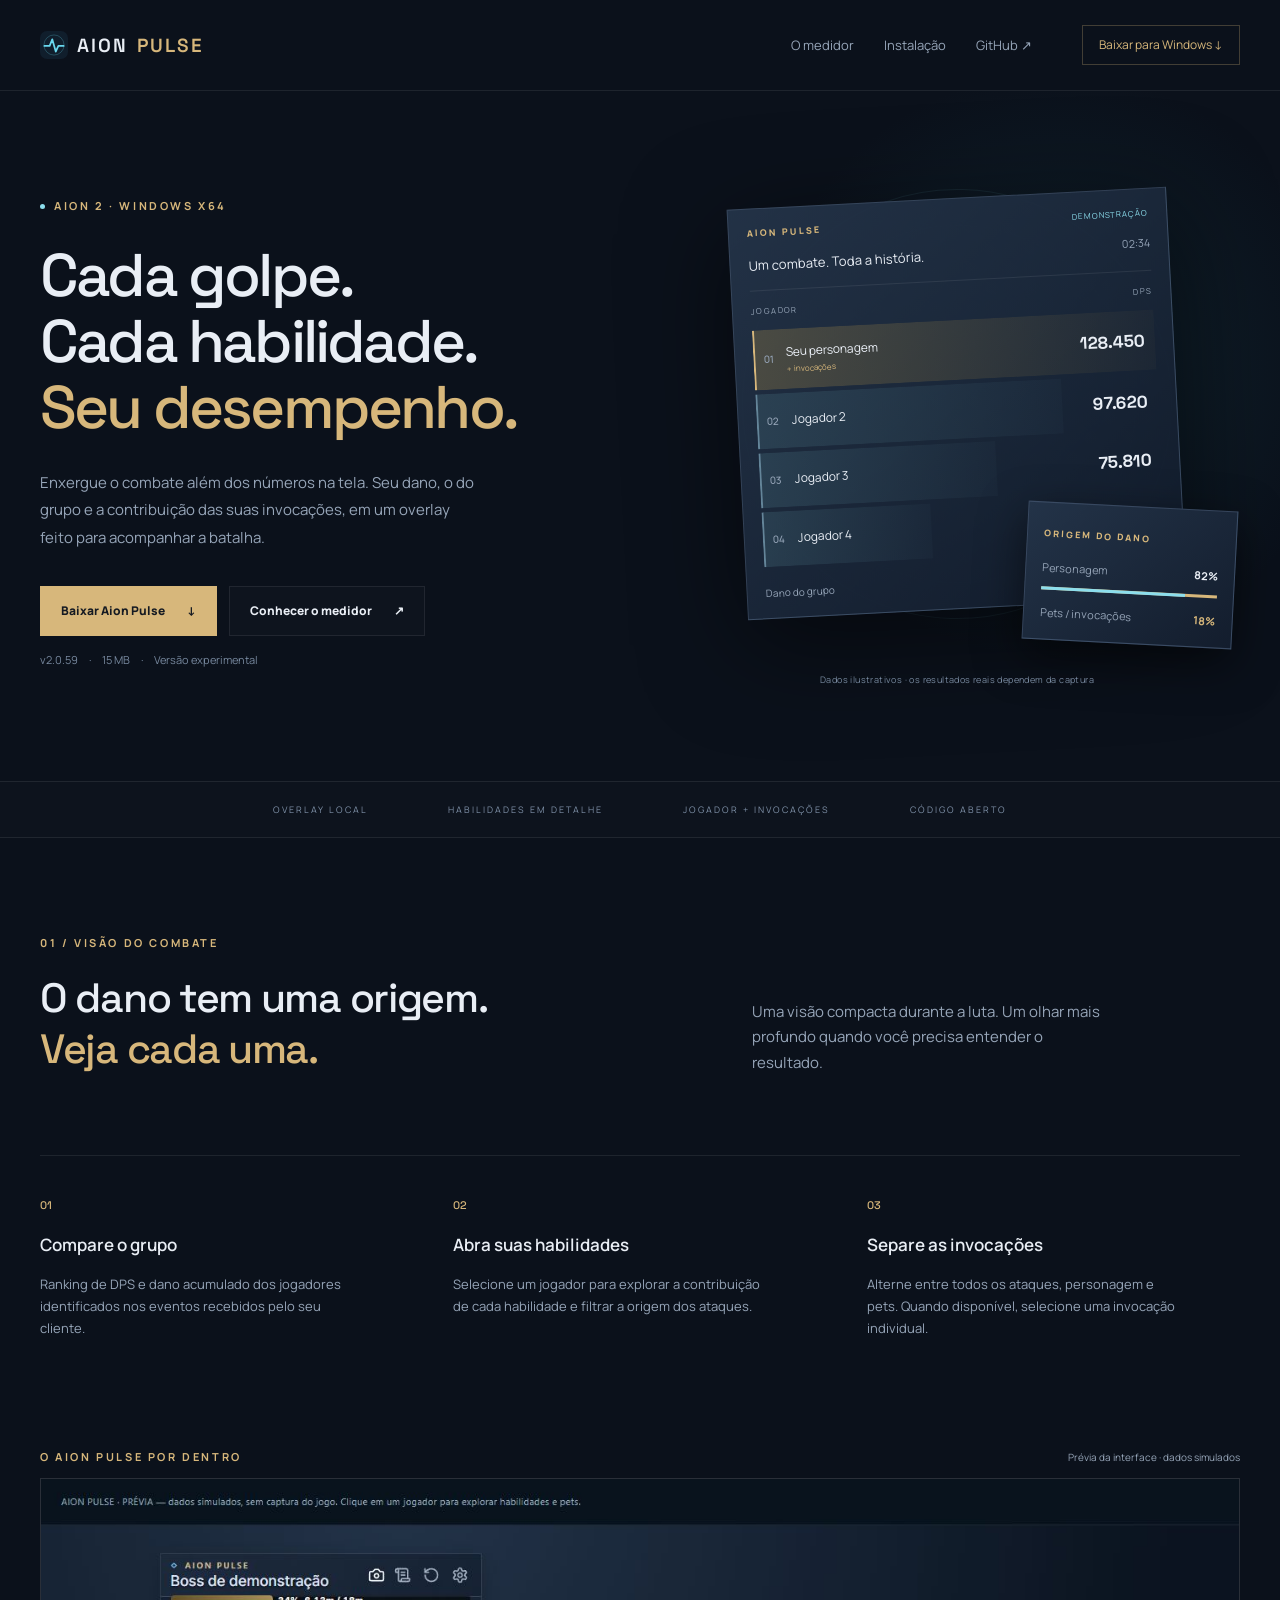
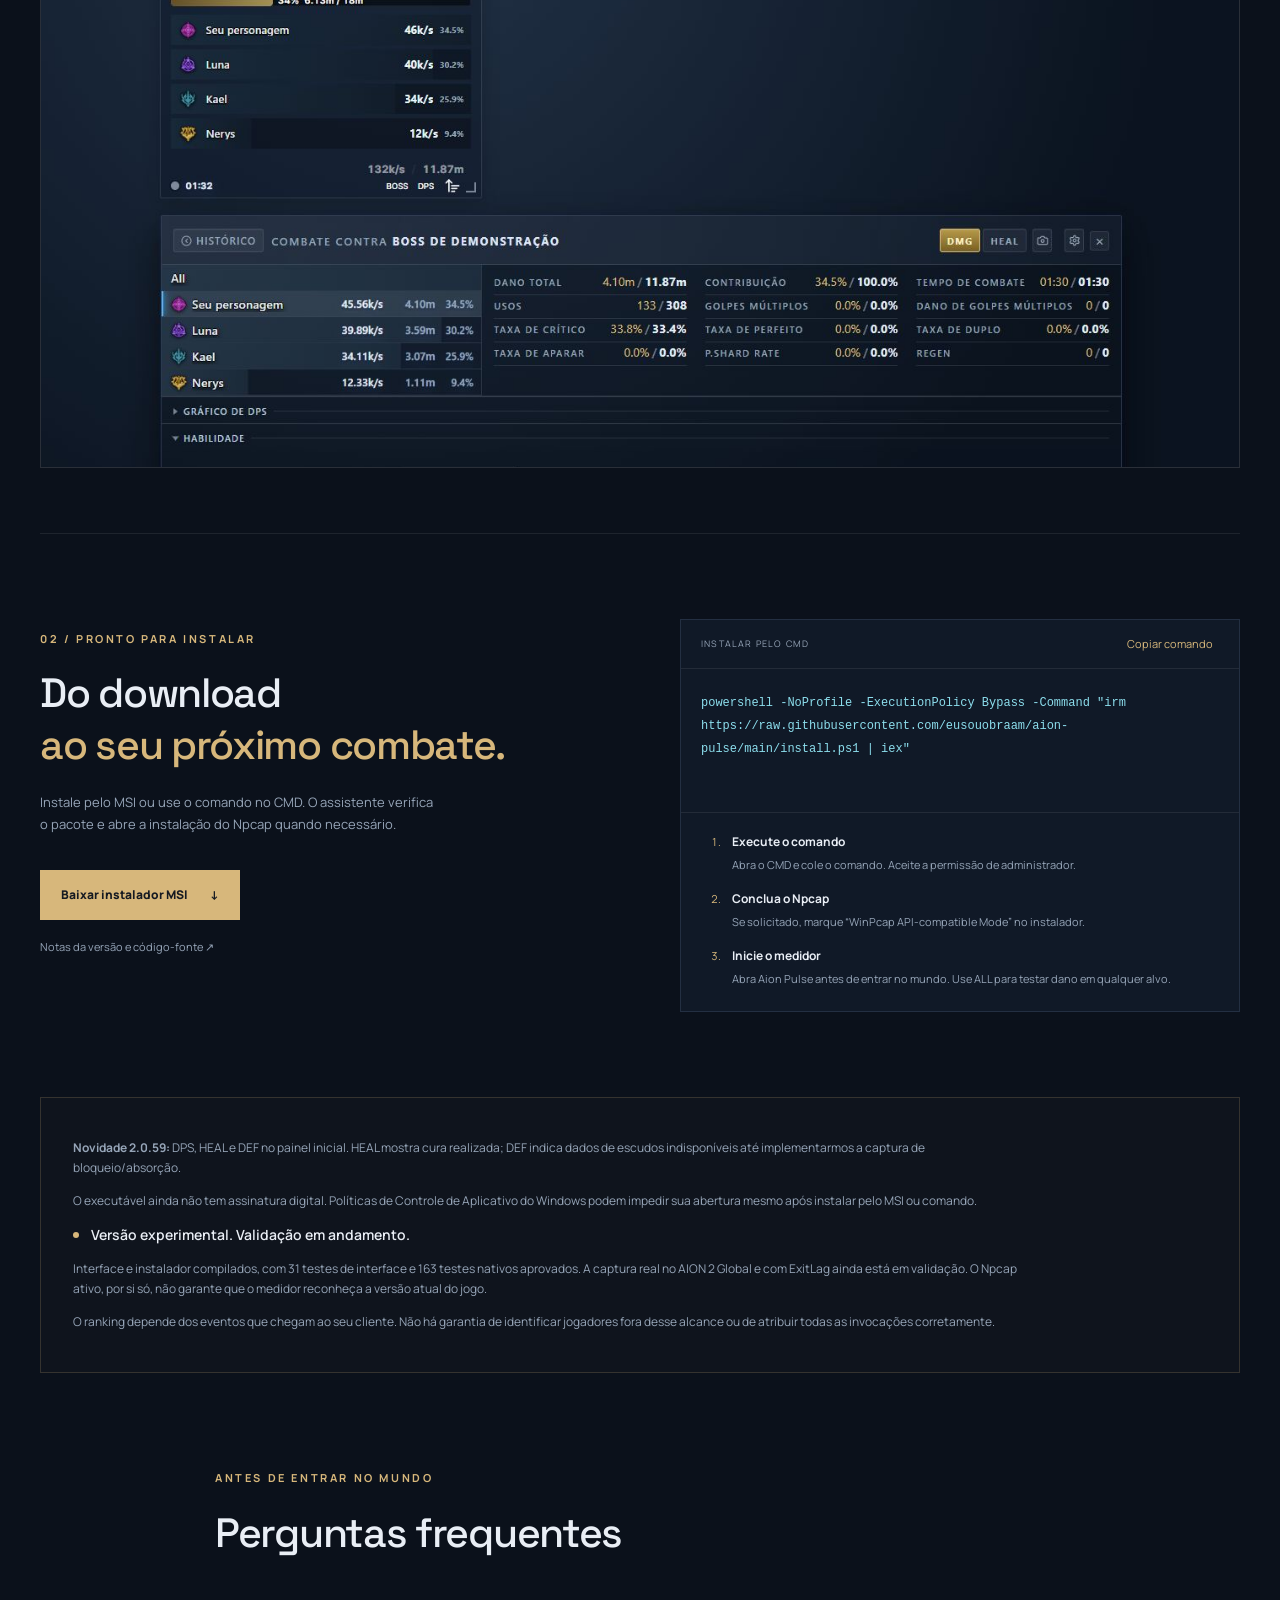
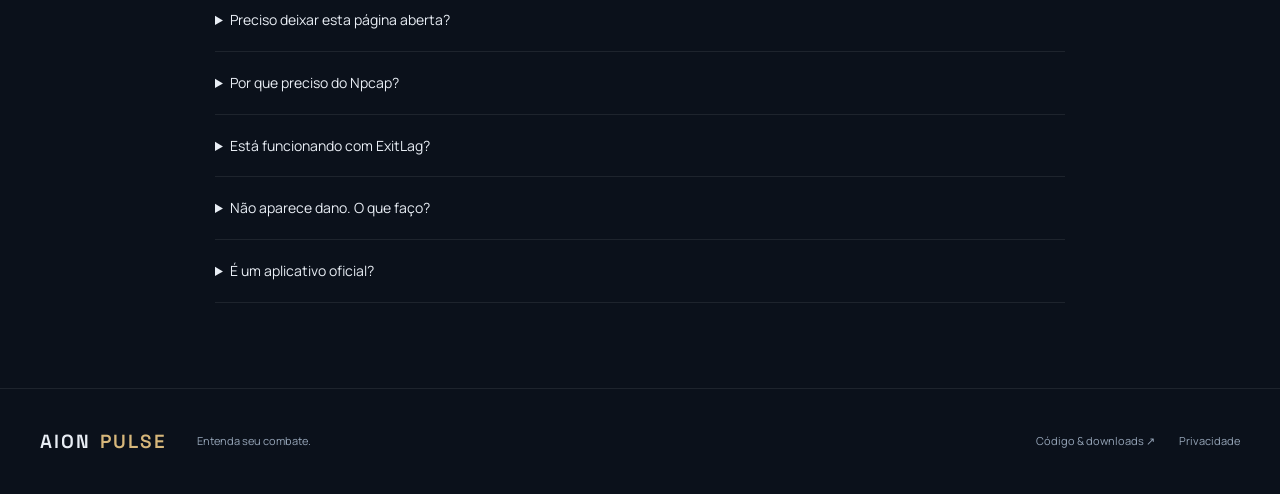
<file: docs/index.html>
<!doctype html>
<html lang="pt-BR">
<head><meta charset="utf-8"><meta name="viewport" content="width=device-width,initial-scale=1"><title>Aion Pulse — cada golpe conta</title><meta name="description" content="Medidor de dano para AION 2. Explore DPS, habilidades e invocações em um overlay para Windows. Baixe a versão experimental do Aion Pulse."><meta name="theme-color" content="#0b111b"><link rel="stylesheet" href="./style.css"><link rel="icon" href="./pulse-mark.svg"><script defer src="./app.js"></script><script>window.va=window.va||function(){(window.vaq=window.vaq||[]).push(arguments)};</script></head>
<body>
<header class="nav"><a class="brand" href="#"><img src="./pulse-mark.svg" width="28" height="28" alt="">AION <span>PULSE</span></a><nav aria-label="Principal"><a href="#visao">O medidor</a><a href="#instalar">Instalação</a><a href="https://github.com/eusouobraam/aion-pulse" target="_blank" rel="noopener">GitHub ↗</a></nav><a class="nav-download" href="#instalar">Baixar para Windows ↓</a></header>
<main>
<section class="hero"><div class="hero-glow" aria-hidden="true"></div><div class="hero-copy"><p class="eyebrow"><span></span> AION 2 · WINDOWS X64</p><h1>Cada golpe.<br>Cada habilidade.<br><em>Seu desempenho.</em></h1><p class="intro">Enxergue o combate além dos números na tela. Seu dano, o do grupo e a contribuição das suas invocações, em um overlay feito para acompanhar a batalha.</p><div class="actions"><a class="button primary" href="https://github.com/eusouobraam/aion-pulse/releases/download/v2.0.59/Aion-Pulse-2.0.59-x64.msi" data-track="download_msi">Baixar Aion Pulse <span>↓</span></a><a class="button secondary" href="#visao">Conhecer o medidor <span>↗</span></a></div><p class="release">v2.0.59 <span>·</span> 15 MB <span>·</span> Versão experimental</p></div>
<div class="hero-visual"><div class="orbit" aria-hidden="true"></div><div class="meter"><div class="meter-head"><span class="tiny">AION PULSE</span><span class="live">DEMONSTRAÇÃO</span></div><div class="encounter"><span>Um combate. Toda a história.</span><small>02:34</small></div><div class="meter-labels"><span>JOGADOR</span><span>DPS</span></div><div class="player first"><i style="--fill:100%"></i><b>01</b><span>Seu personagem <small>+ invocações</small></span><strong>128.450</strong></div><div class="player"><i style="--fill:76%"></i><b>02</b><span>Jogador 2</span><strong>97.620</strong></div><div class="player"><i style="--fill:59%"></i><b>03</b><span>Jogador 3</span><strong>75.810</strong></div><div class="player"><i style="--fill:42%"></i><b>04</b><span>Jogador 4</span><strong>53.960</strong></div><div class="meter-bottom"><span>Dano do grupo</span><strong>54,8 milhões</strong></div></div><div class="pet-card"><span class="tiny">ORIGEM DO DANO</span><div><span>Personagem</span><strong>82%</strong></div><div class="source-bar"><i></i></div><div><span>Pets / invocações</span><strong class="gold">18%</strong></div></div><p class="visual-caption">Dados ilustrativos · os resultados reais dependem da captura</p></div></section>
<div class="ribbon"><span>OVERLAY LOCAL</span><span>HABILIDADES EM DETALHE</span><span>JOGADOR + INVOCAÇÕES</span><span>CÓDIGO ABERTO</span></div>
<section class="section overview" id="visao"><div><p class="eyebrow">01 / VISÃO DO COMBATE</p><h2>O dano tem uma origem.<br><em>Veja cada uma.</em></h2></div><p>Uma visão compacta durante a luta. Um olhar mais profundo quando você precisa entender o resultado.</p><div class="features"><article><span class="feature-number">01</span><h3>Compare o grupo</h3><p>Ranking de DPS e dano acumulado dos jogadores identificados nos eventos recebidos pelo seu cliente.</p></article><article><span class="feature-number">02</span><h3>Abra suas habilidades</h3><p>Selecione um jogador para explorar a contribuição de cada habilidade e filtrar a origem dos ataques.</p></article><article><span class="feature-number">03</span><h3>Separe as invocações</h3><p>Alterne entre todos os ataques, personagem e pets. Quando disponível, selecione uma invocação individual.</p></article></div></section>
<section class="section screenshot-section"><div class="screenshot-title"><p class="eyebrow">O AION PULSE POR DENTRO</p><span>Prévia da interface · dados simulados</span></div><img src="./preview.jpg" alt="Interface do Aion Pulse com ranking de jogadores e detalhes de habilidades de pets" loading="lazy" width="1400" height="900"></section>
<section class="section install" id="instalar"><div class="install-copy"><p class="eyebrow">02 / PRONTO PARA INSTALAR</p><h2>Do download<br><em>ao seu próximo combate.</em></h2><p>Instale pelo MSI ou use o comando no CMD. O assistente verifica o pacote e abre a instalação do Npcap quando necessário.</p><a class="button primary" href="https://github.com/eusouobraam/aion-pulse/releases/download/v2.0.59/Aion-Pulse-2.0.59-x64.msi" data-track="download_msi">Baixar instalador MSI <span>↓</span></a><a class="text-link" href="https://github.com/eusouobraam/aion-pulse/releases/tag/v2.0.59">Notas da versão e código-fonte ↗</a></div><div class="install-panel"><div class="terminal-head"><span>INSTALAR PELO CMD</span><button id="copy-command" type="button">Copiar comando</button></div><pre><code id="install-command">powershell -NoProfile -ExecutionPolicy Bypass -Command "irm https://raw.githubusercontent.com/eusouobraam/aion-pulse/main/install.ps1 | iex"</code></pre><p id="copy-status" role="status" aria-live="polite"></p><ol><li><strong>Execute o comando</strong><span>Abra o CMD e cole o comando. Aceite a permissão de administrador.</span></li><li><strong>Conclua o Npcap</strong><span>Se solicitado, marque “WinPcap API-compatible Mode” no instalador.</span></li><li><strong>Inicie o medidor</strong><span>Abra Aion Pulse antes de entrar no mundo. Use ALL para testar dano em qualquer alvo.</span></li></ol></div></section>
<section class="section status"><p><strong>Novidade 2.0.59:</strong> DPS, HEAL e DEF no painel inicial. HEAL mostra cura realizada; DEF indica dados de escudos indisponíveis até implementarmos a captura de bloqueio/absorção.</p><p>O executável ainda não tem assinatura digital. Políticas de Controle de Aplicativo do Windows podem impedir sua abertura mesmo após instalar pelo MSI ou comando.</p><div><span class="status-dot"></span><h3>Versão experimental. Validação em andamento.</h3></div><p>Interface e instalador compilados, com 31 testes de interface e 163 testes nativos aprovados. A captura real no AION 2 Global e com ExitLag ainda está em validação. O Npcap ativo, por si só, não garante que o medidor reconheça a versão atual do jogo.</p><p>O ranking depende dos eventos que chegam ao seu cliente. Não há garantia de identificar jogadores fora desse alcance ou de atribuir todas as invocações corretamente.</p></section>
<section class="section faq"><p class="eyebrow">ANTES DE ENTRAR NO MUNDO</p><h2>Perguntas frequentes</h2><details><summary>Preciso deixar esta página aberta?</summary><p>Não. O MSI instala um aplicativo local para Windows. Você não precisa de navegador, Node.js ou Rust para executá-lo.</p></details><details><summary>Por que preciso do Npcap?</summary><p>O medidor usa o Npcap para capturar os eventos de rede usados pelo parser de combate. Ele é instalado separadamente pelo site oficial. A edição gratuita exige instalação interativa.</p></details><details><summary>Está funcionando com ExitLag?</summary><p>O código possui suporte de captura em interfaces virtuais e loopback, mas a compatibilidade nesta versão ainda precisa de validação real. Não prometemos funcionamento confirmado com ExitLag.</p></details><details><summary>Não aparece dano. O que faço?</summary><p>Confirme o Npcap instalado, reabra o medidor com administrador e selecione ALL. Se continuar vazio, ative o registro de depuração em Diagnóstico e abra um relato no GitHub. Revise o registro antes de publicá-lo: ele pode conter nomes e informações da sua conexão.</p></details><details><summary>É um aplicativo oficial?</summary><p>Não. Aion Pulse é um projeto independente, baseado no A2Tools DPS Meter e distribuído sob GPL-3.0. AION 2 e suas marcas pertencem aos respectivos titulares.</p></details></section>
</main><footer><a class="brand" href="#">AION <span>PULSE</span></a><p>Entenda seu combate.</p><div><a href="https://github.com/eusouobraam/aion-pulse">Código & downloads ↗</a><a href="./privacidade.html">Privacidade</a></div></footer>
</body></html>
</file>
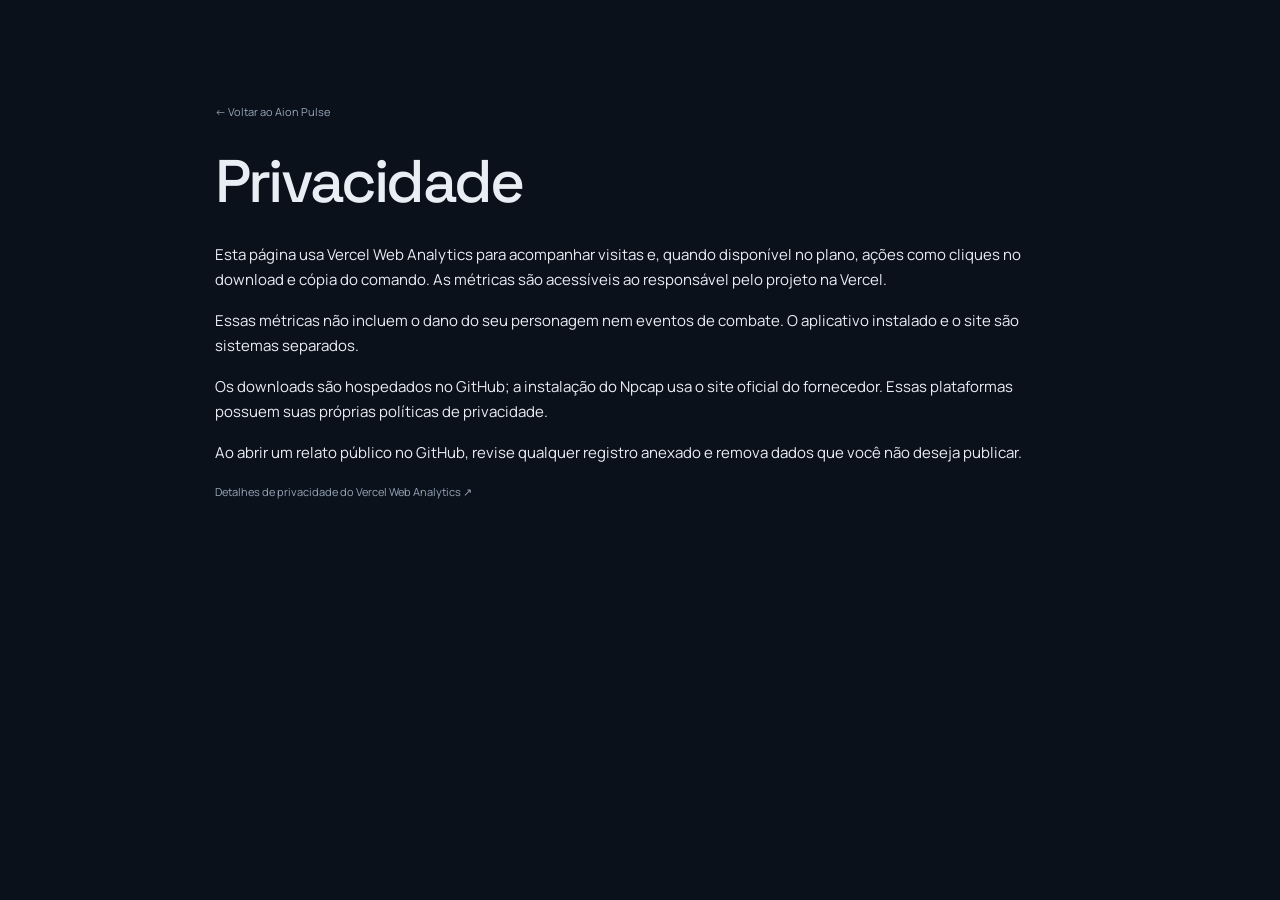
<file: docs/privacidade.html>
<!doctype html><html lang="pt-BR"><head><meta charset="utf-8"><meta name="viewport" content="width=device-width,initial-scale=1"><title>Privacidade — Aion Pulse</title><link rel="stylesheet" href="./style.css"></head><body><main class="section faq"><a class="text-link" href="./">← Voltar ao Aion Pulse</a><h1>Privacidade</h1><p>Esta página usa Vercel Web Analytics para acompanhar visitas e, quando disponível no plano, ações como cliques no download e cópia do comando. As métricas são acessíveis ao responsável pelo projeto na Vercel.</p><p>Essas métricas não incluem o dano do seu personagem nem eventos de combate. O aplicativo instalado e o site são sistemas separados.</p><p>Os downloads são hospedados no GitHub; a instalação do Npcap usa o site oficial do fornecedor. Essas plataformas possuem suas próprias políticas de privacidade.</p><p>Ao abrir um relato público no GitHub, revise qualquer registro anexado e remova dados que você não deseja publicar.</p><a class="text-link" href="https://vercel.com/docs/analytics/privacy-policy">Detalhes de privacidade do Vercel Web Analytics ↗</a></main></body></html>
</file>
<file: docs/style.css>
@import url('https://fonts.googleapis.com/css2?family=Manrope:wght@400;500;600;700;800&family=Space+Grotesk:wght@400;500;600;700&display=swap');
:root{color-scheme:dark;--bg:#0b111b;--panel:#121c2b;--text:#e9eef5;--muted:#96a5b8;--gold:#d7b77b;--cyan:#8cdeed;--line:#ffffff14}*{box-sizing:border-box}html{scroll-behavior:smooth;scroll-padding-top:90px}body{margin:0;background:var(--bg);color:var(--text);font-family:Manrope,Segoe UI,sans-serif;font-size:15px;line-height:1.7}a{color:inherit;text-decoration:none}button{font:inherit;cursor:pointer}a:focus-visible,button:focus-visible,summary:focus-visible{outline:2px solid var(--cyan);outline-offset:5px}.nav{max-width:1280px;margin:auto;padding:25px 40px;display:flex;align-items:center;gap:50px;border-bottom:1px solid var(--line)}.brand{font:600 19px Space Grotesk,sans-serif;letter-spacing:2px;display:flex;align-items:center;gap:9px}.brand span{color:var(--gold)}nav{display:flex;gap:30px;margin-left:auto;font-size:13px;color:var(--muted)}nav a:hover,.text-link:hover{color:var(--text)}.nav-download{font-size:12px;color:var(--gold);border:1px solid #d7b77b45;padding:9px 16px}.hero{max-width:1280px;margin:auto;position:relative;display:grid;grid-template-columns:1.05fr 1fr;gap:40px;padding:95px 40px 100px;min-height:670px;overflow:hidden}.hero-glow{position:absolute;width:650px;height:650px;right:-100px;top:-50px;background:radial-gradient(ellipse,#1a536242,transparent 64%);pointer-events:none}.eyebrow{font-size:11px;letter-spacing:2.6px;color:var(--gold);font-weight:700;display:flex;align-items:center;gap:9px}.eyebrow>span{height:5px;width:5px;background:var(--cyan);border-radius:50%}h1{font-family:Space Grotesk,sans-serif;font-size:clamp(42px,4.7vw,64px);line-height:1.1;letter-spacing:-2.8px;font-weight:500;margin:27px 0}em{font-style:normal;color:var(--gold)}.intro{max-width:440px;font-size:15px;color:var(--muted);line-height:1.85}.actions{display:flex;gap:12px;margin-top:34px}.button{display:inline-flex;justify-content:center;align-items:center;gap:22px;padding:14px 20px;font-size:12px;font-weight:800;border:1px solid var(--line);transition:background .2s}.primary{background:var(--gold);color:#151a22;border-color:var(--gold)}.primary:hover{background:#edd2a3}.secondary{background:#ffffff03}.secondary:hover{background:#ffffff09}.release{font-size:11px;color:#77889e;margin-top:15px}.release span{margin:0 9px}.hero-visual{position:relative;display:flex;align-items:center;justify-content:center;padding-bottom:60px}.orbit{position:absolute;width:430px;height:430px;border:1px solid #8cdeed14;border-radius:50%;transform:rotate(-20deg)}.orbit:before{content:'';position:absolute;inset:35px;border:1px dashed #8cdeed12;border-radius:50%}.meter{position:relative;width:440px;background:linear-gradient(140deg,#243449ee,#111b2bef);border:1px solid #8198b84a;box-shadow:0 25px 100px #0008;padding:16px 18px;transform:rotate(-3deg)}.meter-head{display:flex;justify-content:space-between;align-items:center}.tiny{font-size:9px;font-weight:800;letter-spacing:2px;color:var(--gold)}.live{font-size:8px;color:var(--cyan);letter-spacing:1px}.encounter{display:flex;justify-content:space-between;padding:14px 0;border-bottom:1px solid var(--line);font-size:13px}.encounter small{color:var(--muted)}.meter-labels{display:flex;justify-content:space-between;font-size:8px;letter-spacing:1.4px;color:var(--muted);padding:13px 0 8px}.player{display:flex;align-items:center;gap:13px;position:relative;isolation:isolate;padding:13px 10px;margin:4px 0;font-size:12px;overflow:hidden}.player i{position:absolute;inset:0;z-index:-1;width:var(--fill);background:linear-gradient(90deg,#4b768449,#36506319);border-left:2px solid #648599}.player.first i{background:linear-gradient(90deg,#a88b4750,#a88b470a);border-color:var(--gold)}.player b{font-size:10px;color:var(--muted);font-weight:500}.player strong{margin-left:auto;font-family:Space Grotesk,sans-serif;font-size:17px}.player small{display:block;font-size:8px;color:var(--gold)}.meter-bottom{display:flex;justify-content:space-between;padding-top:14px;color:var(--muted);font-size:10px}.meter-bottom strong{color:var(--text)}.pet-card{position:absolute;right:5px;bottom:37px;width:210px;background:linear-gradient(140deg,#233348,#131d2d);border:1px solid #677d9d66;padding:16px;box-shadow:0 15px 45px #0008;transform:rotate(3deg)}.pet-card>div:not(.source-bar){display:flex;justify-content:space-between;font-size:11px;margin-top:14px;color:var(--muted)}.pet-card strong{color:var(--text)}.gold{color:var(--gold)!important}.source-bar{height:3px;background:var(--gold);margin-top:10px}.source-bar i{display:block;width:82%;height:100%;background:var(--cyan)}.visual-caption{position:absolute;bottom:-15px;font-size:9px;letter-spacing:.4px;color:#77889e}.ribbon{border-block:1px solid var(--line);display:flex;justify-content:center;gap:80px;padding:20px;font-size:9px;letter-spacing:2px;color:#7f91a8;background:#ffffff02}.section{max-width:1200px;margin:auto;padding:85px 0}.overview{display:grid;grid-template-columns:1.4fr 1fr;gap:30px}h2{font:500 clamp(28px,3.2vw,43px)/1.25 Space Grotesk,sans-serif;letter-spacing:-1.3px;margin:20px 0}.overview>p{align-self:end;color:var(--muted);max-width:350px;margin-bottom:20px}.features{grid-column:1/-1;display:grid;grid-template-columns:repeat(3,1fr);gap:40px;margin-top:30px;border-top:1px solid var(--line);padding-top:35px}.feature-number{font:500 11px Space Grotesk,sans-serif;color:var(--gold)}h3{font-size:17px;font-weight:600;margin:14px 0 8px}.features p{font-size:13px;color:var(--muted);max-width:310px}.screenshot-section{padding-top:0;padding-bottom:65px}.screenshot-title{display:flex;justify-content:space-between;align-items:center}.screenshot-title>span{font-size:10px;color:var(--muted)}.screenshot-section img{display:block;width:100%;height:auto;max-height:590px;object-fit:cover;object-position:top;border:1px solid #ffffff20}.install{display:grid;grid-template-columns:1fr 1fr;gap:80px;border-top:1px solid var(--line)}.install-copy>p:not(.eyebrow){color:var(--muted);max-width:400px;font-size:13px}.install-copy .button{margin-top:22px}.text-link{display:block;font-size:11px;color:var(--muted);margin-top:18px}.install-panel{border:1px solid #52688648;background:#101927;align-self:center}.terminal-head{padding:14px 20px;border-bottom:1px solid var(--line);display:flex;align-items:center;justify-content:space-between;font-size:9px;letter-spacing:1.2px;color:var(--muted)}.terminal-head button{background:none;color:var(--gold);border:0;font-size:11px;letter-spacing:0}.install-panel pre{margin:0;padding:23px 20px;font-size:12px;white-space:pre-wrap;overflow-wrap:anywhere;color:var(--cyan);line-height:1.9}.install-panel ol{padding:5px 24px 22px 42px;margin:0;border-top:1px solid var(--line)}.install-panel li{padding:14px 0 0 9px;color:var(--gold);font-size:11px}.install-panel strong{display:block;color:var(--text);font-size:12px}.install-panel li span{display:block;color:var(--muted);font-size:11px;margin-top:4px}#copy-status{font-size:11px;color:var(--gold);padding:0 20px;margin:0 0 10px;min-height:18px}.status{padding:28px 32px;border:1px solid #d7b77b30;background:#d7b77b04}.status>div{display:flex;align-items:center;gap:12px}.status-dot{width:6px;height:6px;background:var(--gold);border-radius:50%}.status h3{font-size:14px;margin:0}.status p{font-size:12px;color:var(--muted);max-width:960px}.faq{max-width:850px}.faq h2{margin-bottom:30px}details{border-bottom:1px solid var(--line);padding:19px 0}summary{cursor:pointer;font-size:14px}details p{font-size:13px;color:var(--muted);max-width:710px}footer{border-top:1px solid var(--line);max-width:1280px;margin:auto;padding:32px 40px;display:flex;align-items:center;gap:30px}footer p{font-size:11px;color:var(--muted)}footer>div{margin-left:auto;display:flex;gap:24px;font-size:11px;color:var(--muted)}
@media(max-width:1260px){.section{margin-inline:40px}}@media(max-width:850px){.nav{padding:20px 24px;gap:20px}.nav nav{gap:20px}.nav-download{display:none}.hero{grid-template-columns:1fr;padding:55px 24px 65px;gap:30px}.hero-copy{max-width:550px}.hero-visual{min-height:390px;max-width:560px;width:100%;margin:auto}.ribbon{gap:25px;flex-wrap:wrap}.section{margin-inline:24px;padding-block:55px}.overview{grid-template-columns:1fr;gap:0}.overview>p{max-width:500px}.features{gap:22px}.install{grid-template-columns:1fr;gap:30px}.status{padding:24px}.screenshot-section{padding-top:0}.faq{margin-inline:24px}footer{padding:24px;flex-wrap:wrap}footer>div{margin-left:0}}@media(max-width:520px){.nav nav a:first-child{display:none}.nav nav{gap:15px;font-size:11px}.brand{font-size:15px;letter-spacing:1px}h1{font-size:43px;letter-spacing:-2px}.actions{flex-wrap:wrap}.button{padding:13px 17px}.hero-visual{min-height:340px;padding-bottom:65px}.meter{width:100%;padding:12px}.pet-card{width:175px;right:0;bottom:20px;padding:13px}.orbit{width:290px;height:290px}.features{grid-template-columns:1fr;margin-top:15px}.features p{max-width:none}.features article{border-bottom:1px solid var(--line);padding-bottom:16px}.screenshot-title{align-items:start;flex-direction:column;gap:0;padding-bottom:12px}.screenshot-section img{min-height:260px;object-fit:cover;object-position:left top}.ribbon{justify-content:start;padding-inline:24px;font-size:8px;gap:15px}.visual-caption{font-size:8px}footer p{display:none}}@media(prefers-reduced-motion:reduce){html{scroll-behavior:auto}}
</file>
